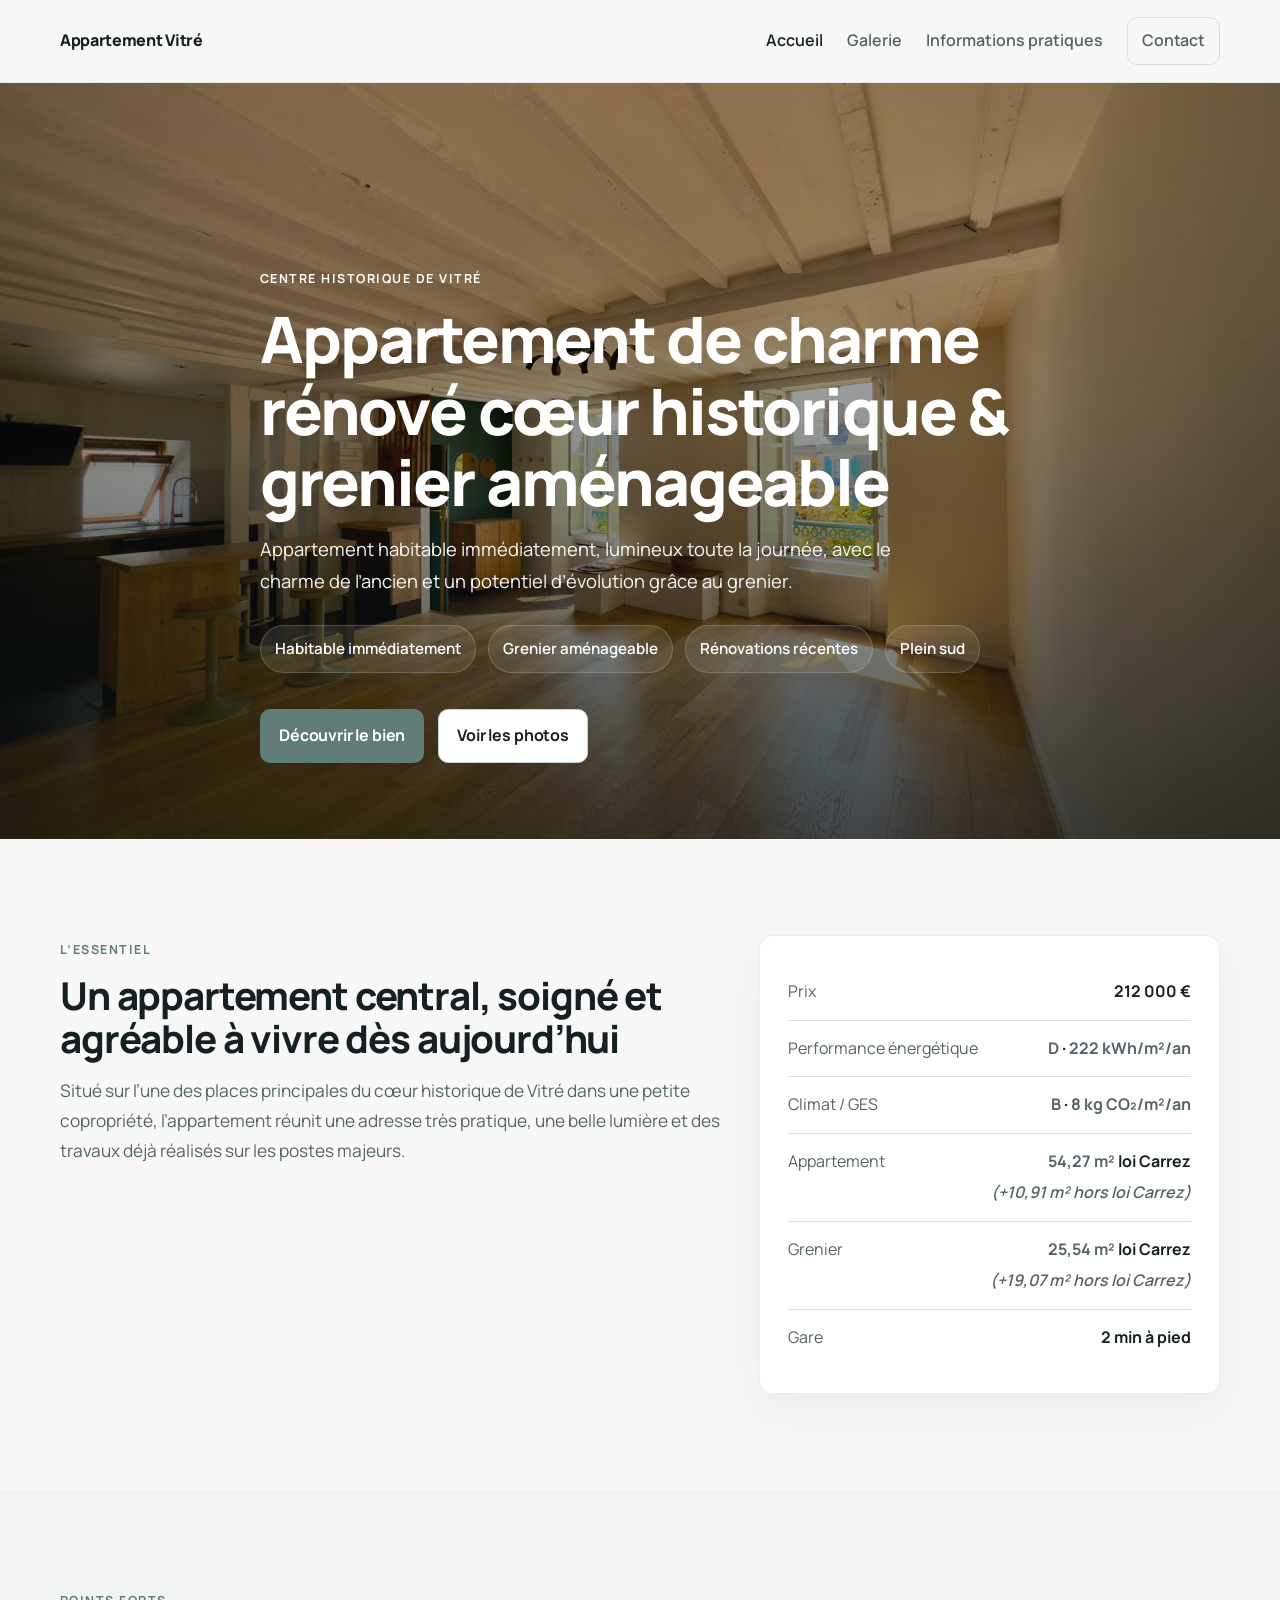
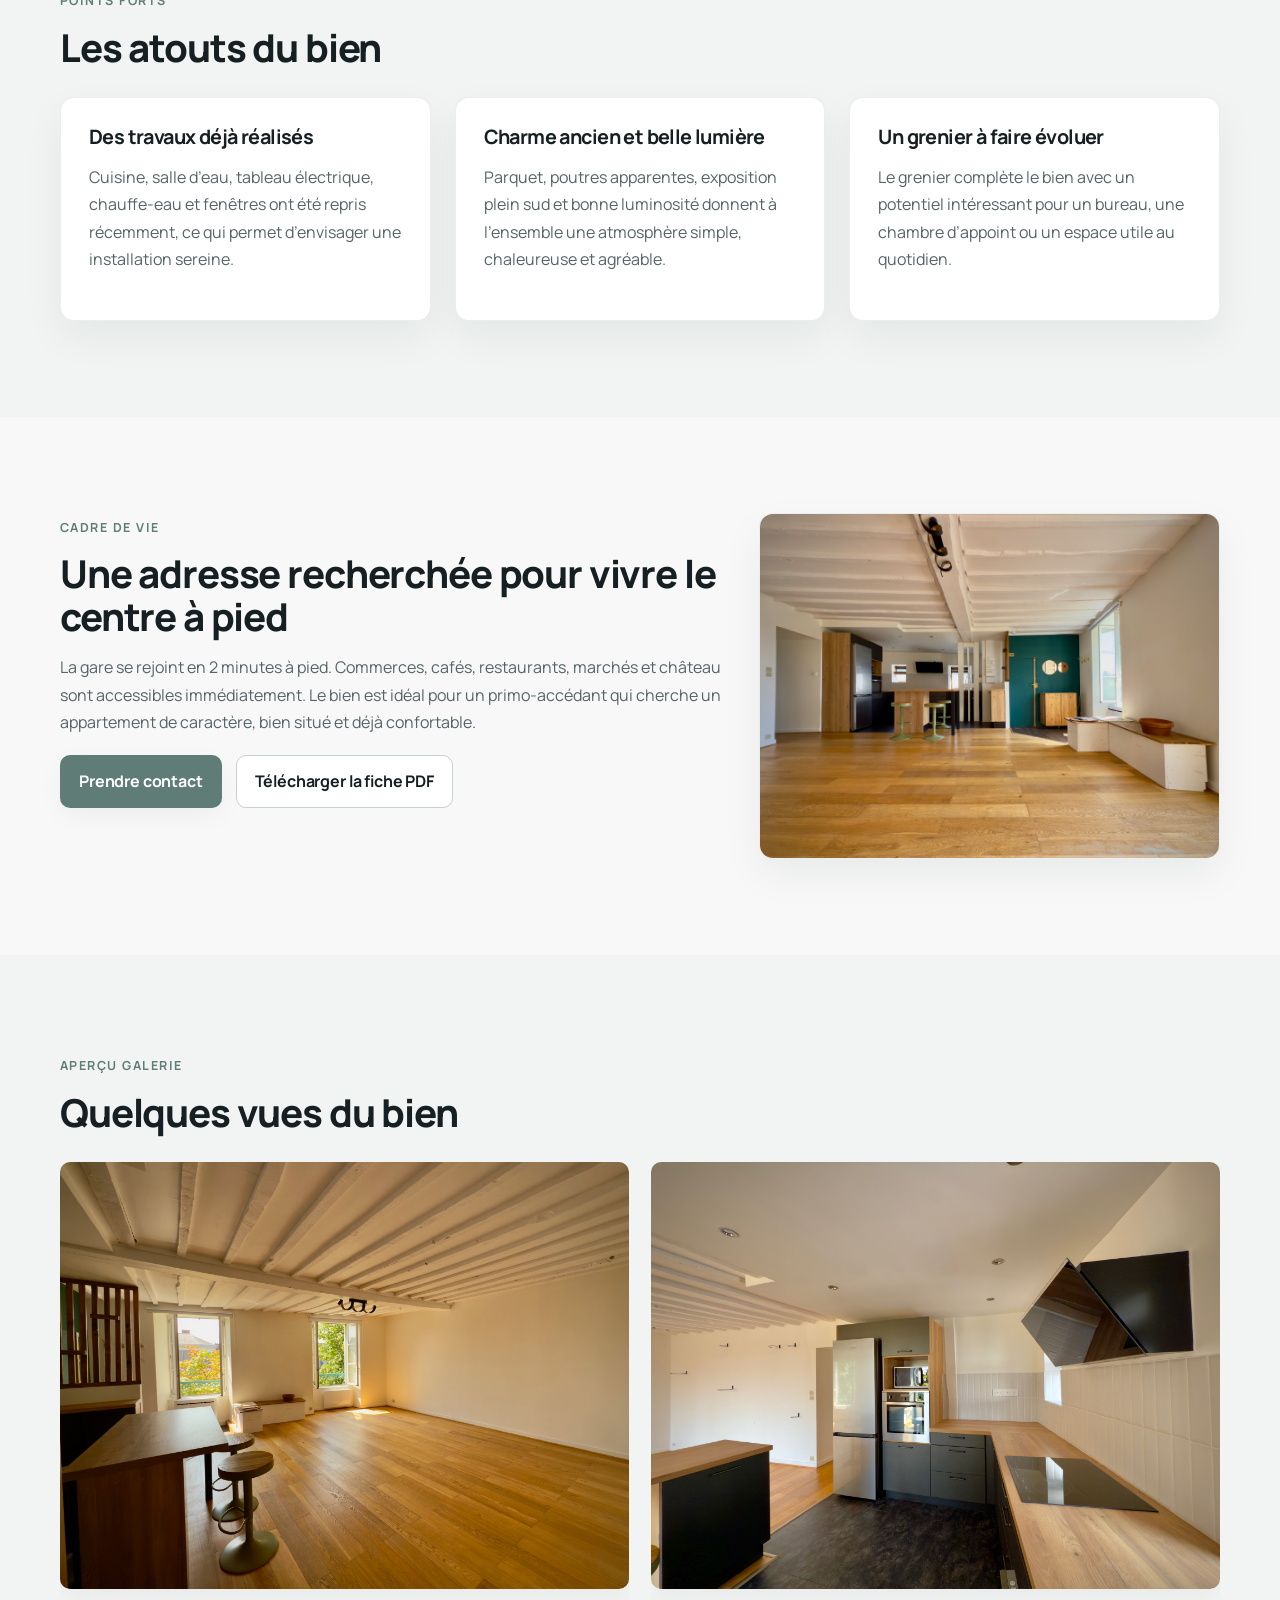
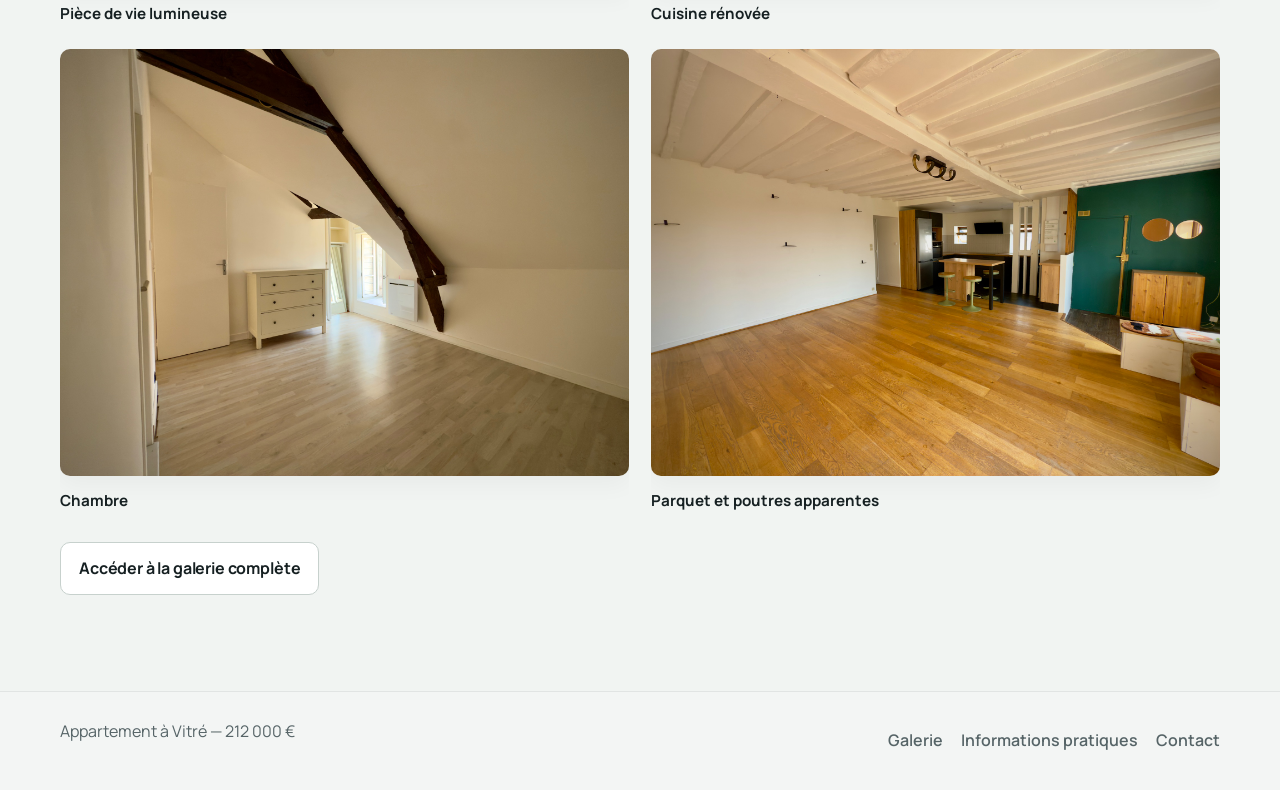
<file: index.html>
<!DOCTYPE html>
<html lang="fr">
<head>
  <meta charset="UTF-8" />
  <meta name="viewport" content="width=device-width, initial-scale=1.0" />
  <title>Appartement de charme rénové à Vitré | Cœur historique</title>
  <meta name="description" content="Appartement de charme rénové au cœur historique de Vitré. Habitable immédiatement, lumineux, plein sud, avec grenier aménageable et gare à 2 minutes à pied." />
  <meta name="keywords" content="appartement Vitré, vente appartement Vitré, appartement centre historique Vitré, grenier aménageable, appartement rénové" />
  <meta name="author" content="Annonce appartement Vitré" />
  <meta name="robots" content="index, follow" />
  <meta property="og:title" content="Appartement de charme rénové cœur historique & grenier aménageable" />
  <meta property="og:description" content="Un appartement lumineux et rénové, au cœur historique de Vitré, avec cachet de l’ancien et potentiel complémentaire." />
  <meta property="og:type" content="website" />
  <meta property="og:image" content="assets/img/og-image.jpg" />
  <meta property="og:locale" content="fr_FR" />
  <link rel="preconnect" href="https://fonts.googleapis.com" />
  <link rel="preconnect" href="https://fonts.gstatic.com" crossorigin />
  <link href="https://fonts.googleapis.com/css2?family=Manrope:wght@400;500;600;700;800&display=swap" rel="stylesheet" />
  <link rel="icon" href="assets/img/favicon.png" />
  <link rel="stylesheet" href="assets/css/style.css" />
</head>
<body data-page="home">
  <header class="site-header">
    <div class="container header-inner">
      <a href="index.html" class="brand">Appartement Vitré</a>
      <button class="nav-toggle" aria-label="Ouvrir le menu">Menu</button>
      <nav class="site-nav" aria-label="Navigation principale">
        <a href="index.html" class="active">Accueil</a>
        <a href="galerie.html">Galerie</a>
        <a href="infos-pratiques.html">Informations pratiques</a>
        <a href="contact.html" class="btn btn-sm btn-ghost">Contact</a>
      </nav>
    </div>
  </header>

  <main>
    <section class="hero">
      <img src="assets/img/hero.jpg" alt="Vue principale de l'appartement à Vitré" class="hero-image" />
      <div class="hero-overlay"></div>
      <div class="container hero-content">
        <span class="eyebrow">Centre historique de Vitré</span>
        <h1 data-bind="title">Appartement de charme rénové cœur historique & grenier aménageable</h1>
        <p class="hero-text">
          Appartement habitable immédiatement, lumineux toute la journée, avec le charme de l’ancien et un potentiel d’évolution grâce au grenier.
        </p>
        <div class="hero-points">
          <span>Habitable immédiatement</span>
          <span>Grenier aménageable</span>
          <span>Rénovations récentes</span>
          <span>Plein sud</span>
        </div>
        <div class="hero-actions">
          <a href="infos-pratiques.html" class="btn">Découvrir le bien</a>
          <a href="galerie.html" class="btn btn-secondary">Voir les photos</a>
        </div>
      </div>
    </section>

    <section class="section">
      <div class="container intro-grid">
        <div>
          <span class="eyebrow">L’essentiel</span>
          <h2>Un appartement central, soigné et agréable à vivre dès aujourd’hui</h2>
          <p class="lead">
            Situé sur l’une des places principales du cœur historique de Vitré dans une petite copropriété, l’appartement réunit une adresse très pratique, une belle lumière et des travaux déjà réalisés sur les postes majeurs.
          </p>
        </div>
        <aside class="summary-panel">
          <div class="summary-row"><span>Prix</span><strong data-bind="price">210 000 €</strong></div>
          <div class="summary-row"><span>Performance énergétique</span><strong><span data-bind="dpe">D</span> · <span data-bind="dpeValue">222 kWh/m²/an</span></strong></div>
          <div class="summary-row"><span>Climat / GES</span><strong><span data-bind="ges">B</span> · <span data-bind="gesValue">8 kg CO₂/m²/an</span></strong></div>
          <div class="summary-row"><span>Appartement</span><strong><span data-bind="apartmentCarrez">54,27 m²</span> loi Carrez<br><span class="summary-subline extra-surface">(+<span data-bind="apartmentNonCarrez">10,91 m²</span> hors loi Carrez)</span></strong></div>
          <div class="summary-row"><span>Grenier</span><strong><span data-bind="grenierCarrez">25,54 m²</span> loi Carrez<br><span class="summary-subline extra-surface">(+<span data-bind="grenierNonCarrez">19,07 m²</span> hors loi Carrez)</span></strong></div>
          <div class="summary-row"><span>Gare</span><strong>2 min à pied</strong></div>
        </aside>
      </div>
    </section>

    <section class="section section-tint">
      <div class="container">
        <div class="section-heading compact">
          <span class="eyebrow">Points forts</span>
          <h2>Les atouts du bien</h2>
        </div>
        <div class="feature-grid feature-grid-3">
          <article class="card">
            <h3>Des travaux déjà réalisés</h3>
            <p>
              Cuisine, salle d’eau, tableau électrique, chauffe-eau et fenêtres ont été repris récemment, ce qui permet d’envisager une installation sereine.
            </p>
          </article>
          <article class="card">
            <h3>Charme ancien et belle lumière</h3>
            <p>
              Parquet, poutres apparentes, exposition plein sud et bonne luminosité donnent à l’ensemble une atmosphère simple, chaleureuse et agréable.
            </p>
          </article>
          <article class="card">
            <h3>Un grenier à faire évoluer</h3>
            <p>
              Le grenier complète le bien avec un potentiel intéressant pour un bureau, une chambre d’appoint ou un espace utile au quotidien.
            </p>
          </article>
        </div>
      </div>
    </section>

    <section class="section">
      <div class="container split-layout">
        <div>
          <span class="eyebrow">Cadre de vie</span>
          <h2>Une adresse recherchée pour vivre le centre à pied</h2>
          <p>
            La gare se rejoint en 2 minutes à pied. Commerces, cafés, restaurants, marchés et château sont accessibles immédiatement. Le bien est idéal pour un primo-accédant qui cherche un appartement de caractère, bien situé et déjà confortable.
          </p>
          <div class="inline-actions">
            <a href="contact.html" class="btn">Prendre contact</a>
            <a href="assets/docs/fiche-appartement-vitre.pdf" data-pdf-link class="text-link" download>Télécharger la fiche PDF</a>
          </div>
        </div>
        <div class="photo-card">
          <img src="assets/img/og-image.jpg" alt="Vue intérieure de l'appartement" />
        </div>
      </div>
    </section>

    <section class="section section-tint">
      <div class="container">
        <div class="section-heading compact">
          <span class="eyebrow">Aperçu galerie</span>
          <h2>Quelques vues du bien</h2>
        </div>
        <div class="preview-grid" id="preview-grid"></div>
        <div class="section-footer-actions">
          <a href="galerie.html" class="btn btn-secondary">Accéder à la galerie complète</a>
        </div>
      </div>
    </section>
  </main>

  <footer class="site-footer">
    <div class="container footer-inner">
      <p>Appartement à Vitré — <span data-bind="price">210 000 €</span></p>
      <div class="footer-links">
        <a href="galerie.html">Galerie</a>
        <a href="infos-pratiques.html">Informations pratiques</a>
        <a href="contact.html">Contact</a>
      </div>
    </div>
  </footer>

  <button id="backToTop" class="back-to-top" aria-label="Retour en haut">↑</button>

  <script src="assets/js/data.js"></script>
  <script src="assets/js/main.js"></script>
</body>
</html>
</file>
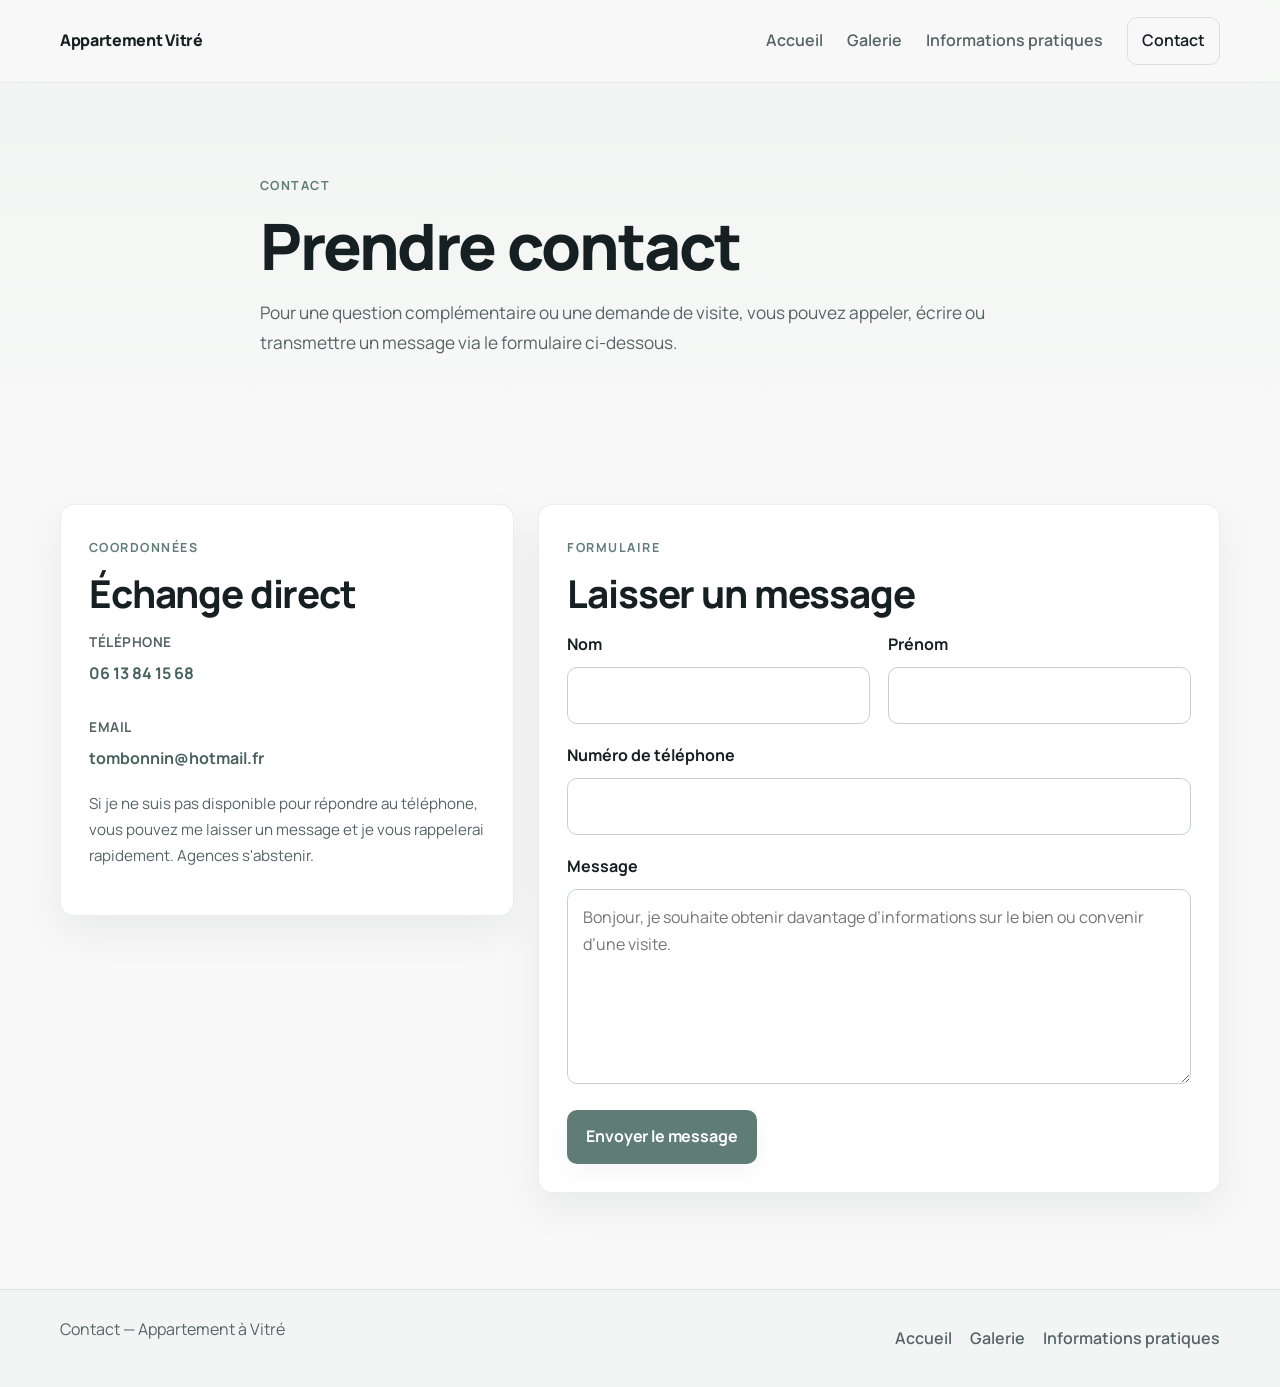
<file: contact.html>
<!DOCTYPE html>
<html lang="fr">
<head>
  <meta charset="UTF-8" />
  <meta name="viewport" content="width=device-width, initial-scale=1.0" />
  <title>Contact | Appartement à Vitré</title>
  <meta name="description" content="Téléphone, email et formulaire simple pour contacter le vendeur et organiser une visite de l'appartement à Vitré." />
  <meta property="og:title" content="Contact | Appartement à Vitré" />
  <meta property="og:description" content="Un moyen simple pour poser une question ou demander une visite." />
  <meta property="og:type" content="website" />
  <meta property="og:image" content="assets/img/og-image.jpg" />
  <link rel="preconnect" href="https://fonts.googleapis.com" />
  <link rel="preconnect" href="https://fonts.gstatic.com" crossorigin />
  <link href="https://fonts.googleapis.com/css2?family=Manrope:wght@400;500;600;700;800&display=swap" rel="stylesheet" />
  <link rel="icon" href="assets/img/favicon.png" />
  <link rel="stylesheet" href="assets/css/style.css" />
</head>
<body data-page="contact">
  <header class="site-header">
    <div class="container header-inner">
      <a href="index.html" class="brand">Appartement Vitré</a>
      <button class="nav-toggle" aria-label="Ouvrir le menu">Menu</button>
      <nav class="site-nav" aria-label="Navigation principale">
        <a href="index.html">Accueil</a>
        <a href="galerie.html">Galerie</a>
        <a href="infos-pratiques.html">Informations pratiques</a>
        <a href="contact.html" class="active btn btn-sm btn-ghost">Contact</a>
      </nav>
    </div>
  </header>

  <main>
    <section class="page-hero page-hero-light">
      <div class="container page-hero-inner">
        <span class="eyebrow">Contact</span>
        <h1>Prendre contact</h1>
        <p class="lead">
          Pour une question complémentaire ou une demande de visite, vous pouvez appeler, écrire ou transmettre un message via le formulaire ci-dessous.
        </p>
      </div>
    </section>

    <section class="section">
      <div class="container feature-grid feature-grid-contact">
        <article class="card">
          <span class="eyebrow">Coordonnées</span>
          <h2>Échange direct</h2>
          <div class="contact-block">
            <p class="label">Téléphone</p>
            <p><a data-phone-link href="tel:0613841568" class="contact-link">06 13 84 15 68</a></p>
          </div>
          <div class="contact-block">
            <p class="label">Email</p>
            <p><a data-email-link href="mailto:tombonnin@hotmail.fr" class="contact-link">tombonnin@hotmail.fr</a></p>
          </div>
          <p class="note">
            Si je ne suis pas disponible pour répondre au téléphone, vous pouvez me laisser un message et je vous rappelerai rapidement.
            Agences s'abstenir.
          </p>
        </article>

        <article class="card">
          <span class="eyebrow">Formulaire</span>
          <h2>Laisser un message</h2>
          <form id="contact-form" class="contact-form" action="https://formspree.io/f/myklegew" method="POST">
            <div class="form-grid">
              <div class="form-group">
                <label for="nom">Nom</label>
                <input type="text" id="nom" name="nom" required />
              </div>
              <div class="form-group">
                <label for="prenom">Prénom</label>
                <input type="text" id="prenom" name="prenom" required />
              </div>
            </div>
            <div class="form-group">
              <label for="telephone">Numéro de téléphone</label>
              <input type="tel" id="telephone" name="telephone" required />
            </div>
            <div class="form-group">
              <label for="message">Message</label>
              <textarea id="message" name="message" rows="6" required placeholder="Bonjour, je souhaite obtenir davantage d’informations sur le bien ou convenir d’une visite."></textarea>
            </div>
            <input type="hidden" name="_subject" value="Nouveau message - Appartement Vitré" />
            <input type="hidden" name="_language" value="fr" />
            <button type="submit" class="btn">Envoyer le message</button>
          </form>
        </article>
      </div>
    </section>
  </main>

  <footer class="site-footer">
    <div class="container footer-inner">
      <p>Contact — Appartement à Vitré</p>
      <div class="footer-links">
        <a href="index.html">Accueil</a>
        <a href="galerie.html">Galerie</a>
        <a href="infos-pratiques.html">Informations pratiques</a>
      </div>
    </div>
  </footer>

  <button id="backToTop" class="back-to-top" aria-label="Retour en haut">↑</button>

  <script src="assets/js/data.js"></script>
  <script src="assets/js/main.js"></script>
</body>
</html>
</file>
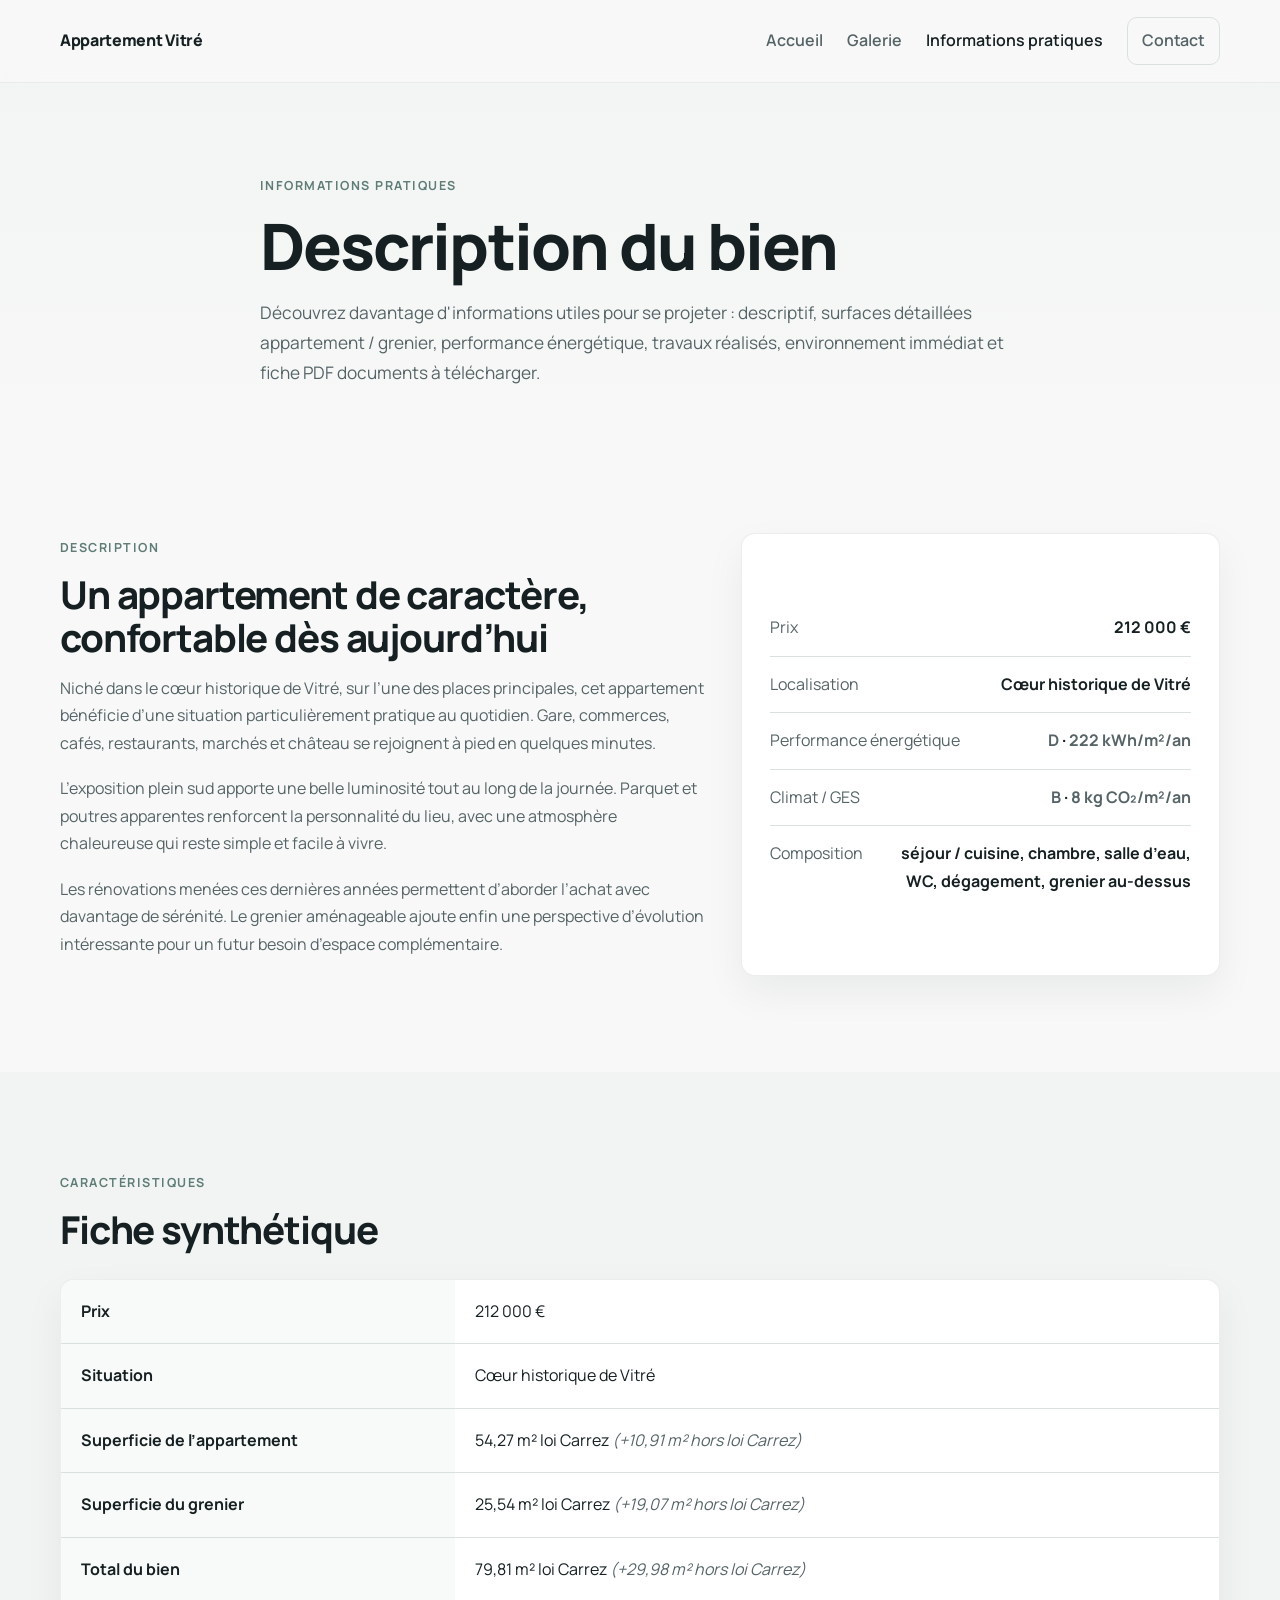
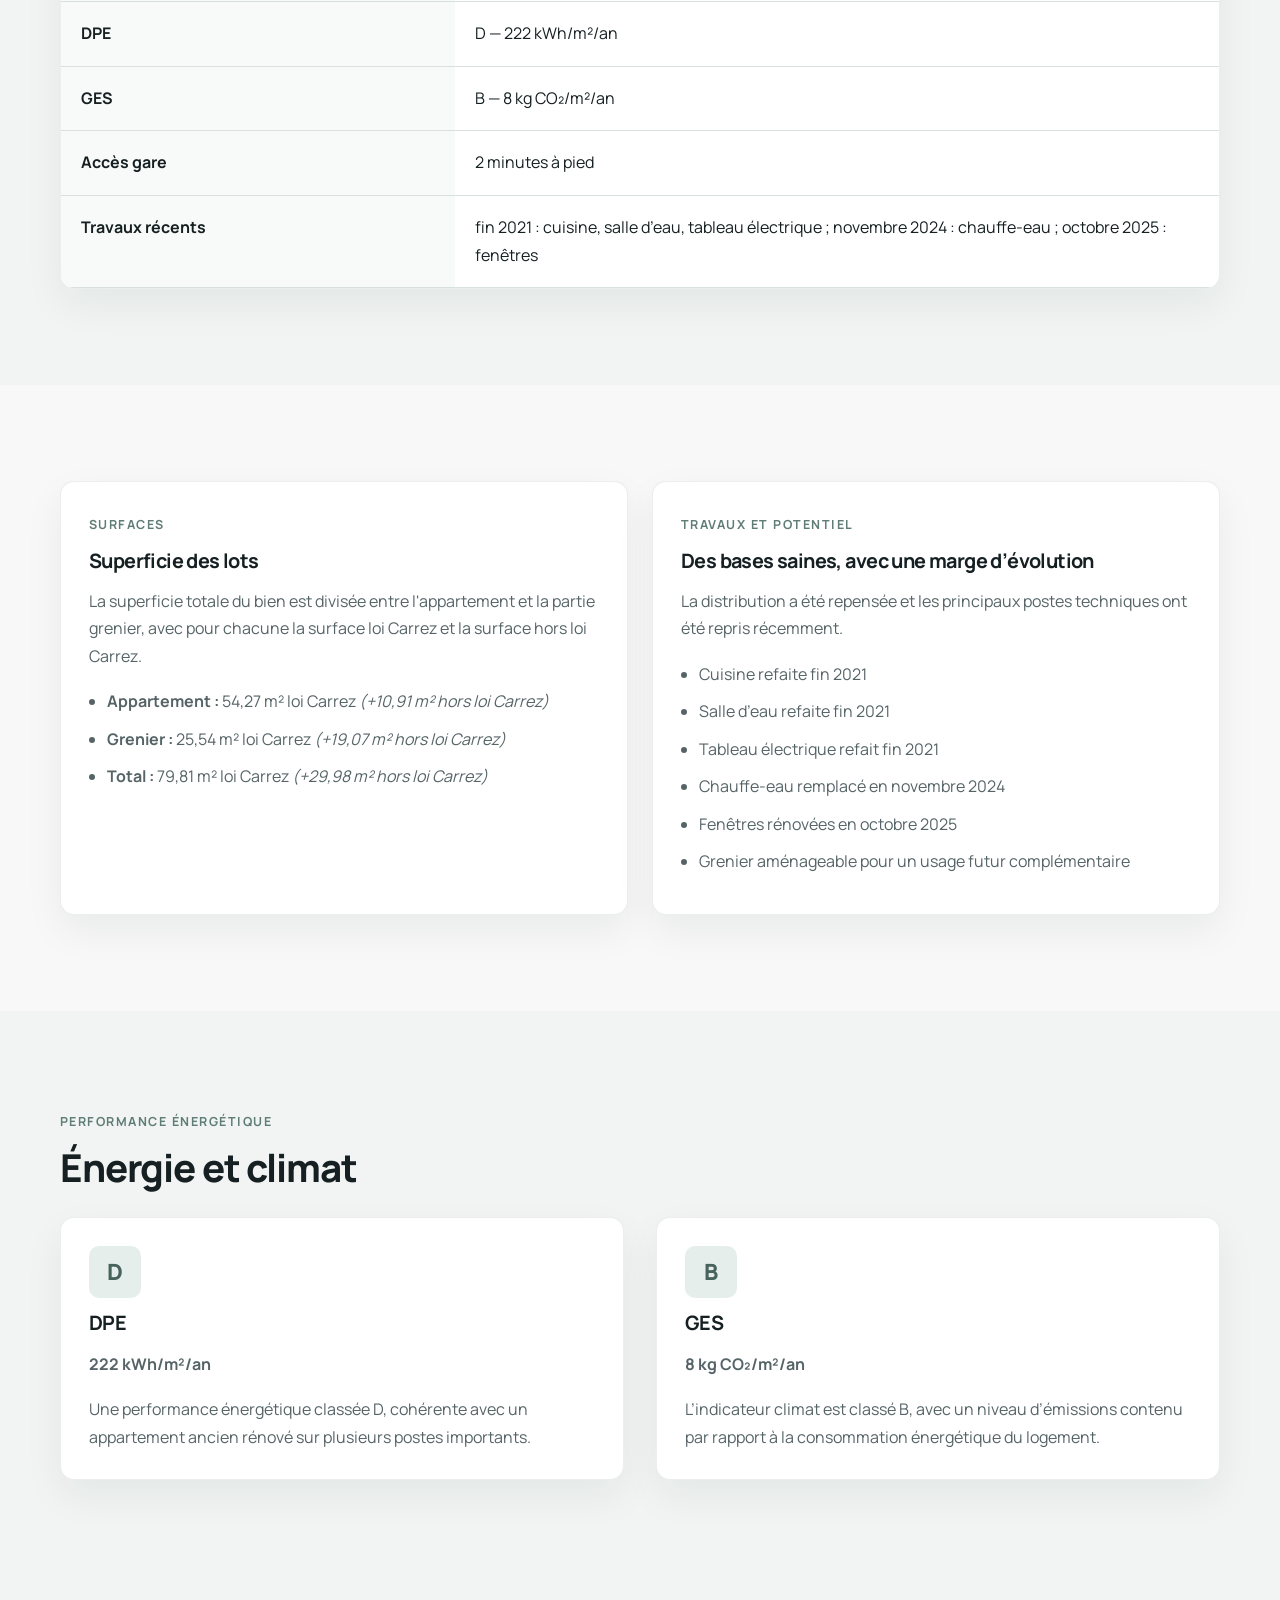
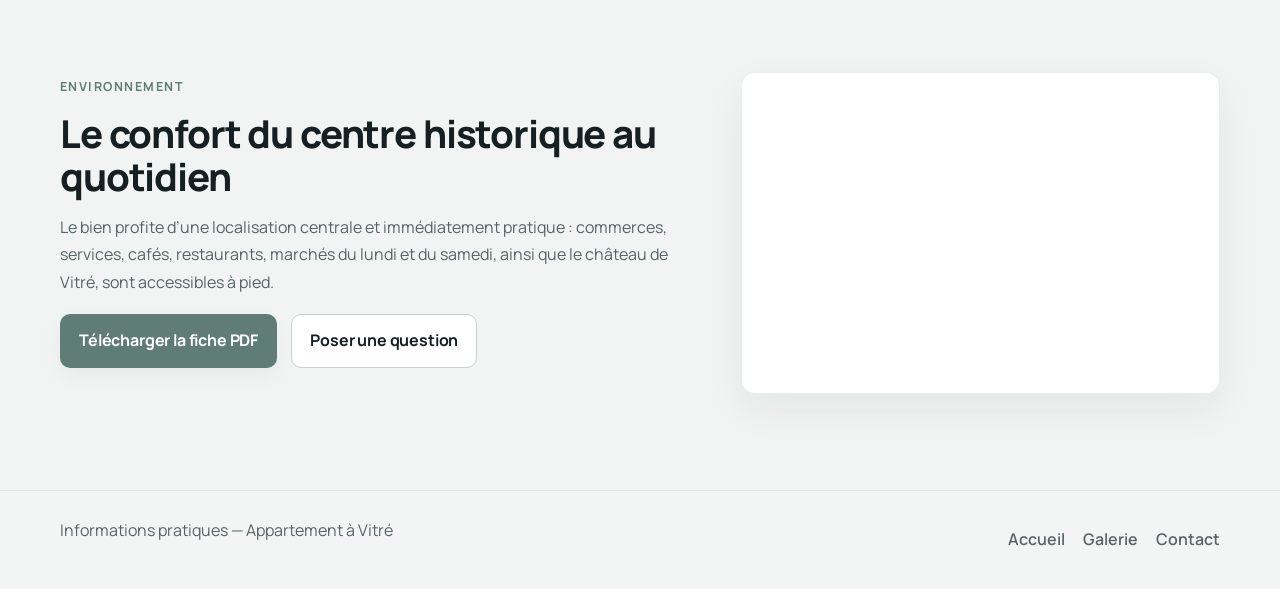
<file: infos-pratiques.html>
<!DOCTYPE html>
<html lang="fr">
<head>
  <meta charset="UTF-8" />
  <meta name="viewport" content="width=device-width, initial-scale=1.0" />
  <title>Informations pratiques | Appartement à Vitré</title>
  <meta name="description" content="Descriptif détaillé, surfaces, DPE, GES, travaux récents, localisation et fiche PDF de l'appartement à Vitré." />
  <meta property="og:title" content="Informations pratiques | Appartement à Vitré" />
  <meta property="og:description" content="Toutes les informations utiles sur le bien : surfaces, performance énergétique, travaux, localisation et fiche PDF." />
  <meta property="og:type" content="website" />
  <meta property="og:image" content="assets/img/og-image.jpg" />
  <link rel="preconnect" href="https://fonts.googleapis.com" />
  <link rel="preconnect" href="https://fonts.gstatic.com" crossorigin />
  <link href="https://fonts.googleapis.com/css2?family=Manrope:wght@400;500;600;700;800&display=swap" rel="stylesheet" />
  <link rel="icon" href="assets/img/favicon.png" />
  <link rel="stylesheet" href="assets/css/style.css" />
</head>
<body data-page="infos">
  <header class="site-header">
    <div class="container header-inner">
      <a href="index.html" class="brand">Appartement Vitré</a>
      <button class="nav-toggle" aria-label="Ouvrir le menu">Menu</button>
      <nav class="site-nav" aria-label="Navigation principale">
        <a href="index.html">Accueil</a>
        <a href="galerie.html">Galerie</a>
        <a href="infos-pratiques.html" class="active">Informations pratiques</a>
        <a href="contact.html" class="btn btn-sm btn-ghost">Contact</a>
      </nav>
    </div>
  </header>

  <main>
    <section class="page-hero page-hero-light">
      <div class="container page-hero-inner">
        <span class="eyebrow">Informations pratiques</span>
        <h1>Description du bien</h1>
        <p class="lead">
          Découvrez davantage d'informations utiles pour se projeter : descriptif, surfaces détaillées appartement / grenier, performance énergétique, travaux réalisés, environnement immédiat et fiche PDF documents à télécharger.
        </p>
      </div>
    </section>

    <section class="section">
      <div class="container split-layout split-layout-wide split-layout-balanced">
        <div>
          <span class="eyebrow">Description</span>
          <h2>Un appartement de caractère, confortable dès aujourd’hui</h2>
          <p>
            Niché dans le cœur historique de Vitré, sur l’une des places principales, cet appartement bénéficie d’une situation particulièrement pratique au quotidien. Gare, commerces, cafés, restaurants, marchés et château se rejoignent à pied en quelques minutes.
          </p>
          <p>
            L’exposition plein sud apporte une belle luminosité tout au long de la journée. Parquet et poutres apparentes renforcent la personnalité du lieu, avec une atmosphère chaleureuse qui reste simple et facile à vivre.
          </p>
          <p>
            Les rénovations menées ces dernières années permettent d’aborder l’achat avec davantage de sérénité. Le grenier aménageable ajoute enfin une perspective d’évolution intéressante pour un futur besoin d’espace complémentaire.
          </p>
        </div>
        <aside class="summary-panel summary-panel-balanced stacked">
          <div class="summary-row"><span>Prix</span><strong data-bind="price">210 000 €</strong></div>
          <div class="summary-row"><span>Localisation</span><strong data-bind="location">Cœur historique de Vitré</strong></div>
          <div class="summary-row"><span>Performance énergétique</span><strong><span data-bind="dpe">D</span> · <span data-bind="dpeValue">222 kWh/m²/an</span></strong></div>
          <div class="summary-row"><span>Climat / GES</span><strong><span data-bind="ges">B</span> · <span data-bind="gesValue">8 kg CO₂/m²/an</span></strong></div>
          <div class="summary-row"><span>Composition</span><strong>séjour / cuisine, chambre, salle d’eau, WC, dégagement, grenier au-dessus</strong></div>
        </aside>
      </div>
    </section>

    <section class="section section-tint">
      <div class="container">
        <div class="section-heading compact">
          <span class="eyebrow">Caractéristiques</span>
          <h2>Fiche synthétique</h2>
        </div>
        <div class="table-card">
          <table class="info-table">
            <tbody>
              <tr>
                <th>Prix</th>
                <td data-bind="price">210 000 €</td>
              </tr>
              <tr>
                <th>Situation</th>
                <td data-bind="location">Cœur historique de Vitré</td>
              </tr>
              <tr>
                <th>Superficie de l’appartement</th>
                <td><span data-bind="apartmentCarrez">54,27 m²</span> loi Carrez <span class="extra-surface">(+<span data-bind="apartmentNonCarrez">65,18 m²</span> hors loi Carrez)</span></td>
              </tr>
              <tr>
                <th>Superficie du grenier</th>
                <td><span data-bind="grenierCarrez">25,54 m²</span> loi Carrez <span class="extra-surface">(+<span data-bind="grenierNonCarrez">45,24 m²</span> hors loi Carrez)</span></td>
              </tr>
              <tr>
                <th>Total du bien</th>
                <td><span data-bind="totalCarrez">79,81 m²</span> loi Carrez <span class="extra-surface">(+<span data-bind="totalNonCarrez">110,42 m²</span> hors loi Carrez)</span></td>
              </tr>
              <tr>
                <th>DPE</th>
                <td><span data-bind="dpe">D</span> — <span data-bind="dpeValue">222 kWh/m²/an</span></td>
              </tr>
              <tr>
                <th>GES</th>
                <td><span data-bind="ges">B</span> — <span data-bind="gesValue">8 kg CO₂/m²/an</span></td>
              </tr>
              <tr>
                <th>Accès gare</th>
                <td>2 minutes à pied</td>
              </tr>
              <tr>
                <th>Travaux récents</th>
                <td>fin 2021 : cuisine, salle d’eau, tableau électrique ; novembre 2024 : chauffe-eau ; octobre 2025 : fenêtres</td>
              </tr>
            </tbody>
          </table>
        </div>
      </div>
    </section>

    <section class="section">
      <div class="container feature-grid feature-grid-2">
        <article class="card">
          <span class="eyebrow">Surfaces</span>
          <h3>Superficie des lots</h3>
          <p>
            La superficie totale du bien est divisée entre l'appartement et la partie grenier, avec pour chacune la surface loi Carrez et la surface hors loi Carrez.
          </p>
          <ul class="detail-list">
            <li><strong>Appartement :</strong> <span data-bind="apartmentCarrez">54,27 m²</span> loi Carrez <span class="extra-surface">(+<span data-bind="apartmentNonCarrez">10,91 m²</span> hors loi Carrez)</span></li>
            <li><strong>Grenier :</strong> <span data-bind="grenierCarrez">25,54 m²</span> loi Carrez <span class="extra-surface">(+<span data-bind="grenierNonCarrez">19,07 m²</span> hors loi Carrez)</span></li>
            <li><strong>Total :</strong> <span data-bind="totalCarrez">79,81 m²</span> loi Carrez <span class="extra-surface">(+<span data-bind="totalNonCarrez">29,98 m²</span> hors loi Carrez)</span></li>
          </ul>
        </article>

        <article class="card">
          <span class="eyebrow">Travaux et potentiel</span>
          <h3>Des bases saines, avec une marge d’évolution</h3>
          <p>
            La distribution a été repensée et les principaux postes techniques ont été repris récemment.
          </p>
          <ul class="detail-list">
            <li>Cuisine refaite fin 2021</li>
            <li>Salle d’eau refaite fin 2021</li>
            <li>Tableau électrique refait fin 2021</li>
            <li>Chauffe-eau remplacé en novembre 2024</li>
            <li>Fenêtres rénovées en octobre 2025</li>
            <li>Grenier aménageable pour un usage futur complémentaire</li>
          </ul>
        </article>
      </div>
    </section>

    <section class="section section-tint">
      <div class="container">
        <div class="section-heading compact">
          <span class="eyebrow">Performance énergétique</span>
          <h2>Énergie et climat</h2>
        </div>
        <div class="energy-grid">
          <article class="energy-card">
            <div class="energy-score"><span data-bind="dpe">D</span></div>
            <h3>DPE</h3>
            <p><strong data-bind="dpeValue">222 kWh/m²/an</strong></p>
            <p>
              Une performance énergétique classée D, cohérente avec un appartement ancien rénové sur plusieurs postes importants.
            </p>
          </article>
          <article class="energy-card">
            <div class="energy-score"><span data-bind="ges">B</span></div>
            <h3>GES</h3>
            <p><strong data-bind="gesValue">8 kg CO₂/m²/an</strong></p>
            <p>
              L’indicateur climat est classé B, avec un niveau d’émissions contenu par rapport à la consommation énergétique du logement.
            </p>
          </article>
        </div>
      </div>
    </section>

    <section class="section section-tint">
      <div class="container split-layout split-layout-wide split-layout-balanced">
        <div>
          <span class="eyebrow">Environnement</span>
          <h2>Le confort du centre historique au quotidien</h2>
          <p>
            Le bien profite d’une localisation centrale et immédiatement pratique : commerces, services, cafés, restaurants, marchés du lundi et du samedi, ainsi que le château de Vitré, sont accessibles à pied.
          </p>
          <div class="inline-actions">
            <a href="assets/docs/fiche-appartement-vitre.pdf" data-pdf-link class="btn" download>Télécharger la fiche PDF</a>
            <a href="contact.html" class="text-link">Poser une question</a>
          </div>
        </div>
        <div class="map-card secondary-map align-card">
          <iframe
            data-map-src
            title="Carte de localisation de l'appartement à Vitré"
            loading="lazy"
            referrerpolicy="no-referrer-when-downgrade"
            src=""
            allowfullscreen>
          </iframe>
        </div>
      </div>
    </section>
  </main>

  <footer class="site-footer">
    <div class="container footer-inner">
      <p>Informations pratiques — Appartement à Vitré</p>
      <div class="footer-links">
        <a href="index.html">Accueil</a>
        <a href="galerie.html">Galerie</a>
        <a href="contact.html">Contact</a>
      </div>
    </div>
  </footer>

  <button id="backToTop" class="back-to-top" aria-label="Retour en haut">↑</button>

  <script src="assets/js/data.js"></script>
  <script src="assets/js/main.js"></script>
</body>
</html>
</file>
<file: assets/css/style.css>
:root {
  --bg: #f7f8f7;
  --bg-soft: #f1f4f2;
  --surface: #ffffff;
  --surface-muted: #fbfcfb;
  --text: #162022;
  --text-soft: #566467;
  --line: #d9e1de;
  --line-strong: #c7d1cd;
  --accent: #5f7d76;
  --accent-dark: #48635c;
  --accent-soft: #e6eeeb;
  --shadow: 0 16px 40px rgba(22, 32, 34, 0.06);
  --shadow-soft: 0 8px 24px rgba(22, 32, 34, 0.045);
  --radius: 14px;
  --radius-sm: 10px;
  --container: 1160px;
  --transition: 0.22s ease;
}

* { box-sizing: border-box; }
html { scroll-behavior: smooth; }
body {
  margin: 0;
  font-family: "Manrope", Arial, sans-serif;
  background: var(--bg);
  color: var(--text);
  line-height: 1.72;
  -webkit-font-smoothing: antialiased;
  text-rendering: optimizeLegibility;
}
img { display: block; max-width: 100%; }
a { color: inherit; text-decoration: none; }
button, input, textarea { font: inherit; }

.container {
  width: min(100% - 40px, var(--container));
  margin: 0 auto;
}

.section { padding: 96px 0; }
.section-tint { background: var(--bg-soft); }

.eyebrow {
  display: inline-block;
  margin-bottom: 14px;
  font-size: 0.78rem;
  font-weight: 700;
  letter-spacing: 0.12em;
  text-transform: uppercase;
  color: var(--accent);
}

h1, h2, h3 {
  margin: 0 0 16px;
  line-height: 1.12;
  letter-spacing: -0.03em;
}

h1 { font-size: clamp(2.45rem, 5vw, 4.65rem); font-weight: 800; }
h2 { font-size: clamp(1.9rem, 3vw, 2.8rem); font-weight: 760; }
h3 { font-size: 1.24rem; font-weight: 720; }

p {
  margin: 0 0 18px;
  color: var(--text-soft);
}

.lead {
  font-size: 1.08rem;
  max-width: 760px;
}

.note {
  font-size: 0.95rem;
  color: var(--text-soft);
}

.label {
  font-size: 0.85rem;
  font-weight: 700;
  letter-spacing: 0.04em;
  text-transform: uppercase;
  color: var(--text-soft);
  margin-bottom: 6px;
}

.site-header {
  position: sticky;
  top: 0;
  z-index: 100;
  background: rgba(247, 248, 247, 0.9);
  backdrop-filter: blur(14px);
  border-bottom: 1px solid rgba(22, 32, 34, 0.06);
}

.header-inner {
  display: flex;
  align-items: center;
  justify-content: space-between;
  gap: 20px;
  min-height: 82px;
}

.brand {
  font-weight: 800;
  letter-spacing: -0.02em;
}

.site-nav {
  display: flex;
  align-items: center;
  gap: 24px;
}

.site-nav a {
  color: var(--text-soft);
  font-weight: 600;
  transition: color var(--transition);
}

.site-nav a:hover,
.site-nav a.active {
  color: var(--text);
}

.nav-toggle {
  display: none;
  border: 1px solid var(--line);
  background: var(--surface);
  color: var(--text);
  padding: 10px 14px;
  border-radius: 10px;
  cursor: pointer;
}

.btn,
.text-link {
  display: inline-flex;
  align-items: center;
  justify-content: center;
  min-height: 48px;
  padding: 12px 18px;
  border-radius: 10px;
  font-weight: 700;
  letter-spacing: -0.01em;
  transition: transform var(--transition), background var(--transition), border-color var(--transition), box-shadow var(--transition), color var(--transition);
}

.btn {
  border: 1px solid transparent;
  background: var(--accent);
  color: #ffffff;
  box-shadow: var(--shadow-soft);
}

.btn:hover {
  background: var(--accent-dark);
  transform: translateY(-1px);
}

.btn-secondary,
.text-link {
  background: var(--surface);
  color: var(--text);
  border: 1px solid var(--line-strong);
  box-shadow: none;
}

.btn-secondary:hover,
.text-link:hover,
.btn-ghost:hover {
  background: var(--surface-muted);
  transform: translateY(-1px);
}

.btn-ghost {
  background: transparent;
  color: var(--text);
  border-color: var(--line);
  box-shadow: none;
}

.btn-sm { min-height: 40px; padding: 9px 14px; }

.hero {
  position: relative;
  min-height: 84vh;
  display: grid;
  align-items: end;
  overflow: hidden;
}

.hero-image {
  position: absolute;
  inset: 0;
  width: 100%;
  height: 100%;
  object-fit: cover;
}

.hero-overlay {
  position: absolute;
  inset: 0;
  background: linear-gradient(180deg, rgba(15, 20, 20, 0.18) 0%, rgba(15, 20, 20, 0.42) 48%, rgba(15, 20, 20, 0.72) 100%);
}

.hero-content {
  position: relative;
  z-index: 2;
  padding: 124px 0 76px;
  max-width: 760px;
}

.hero-content h1,
.hero-content p,
.hero-content .eyebrow {
  color: #ffffff;
}

.hero-text {
  max-width: 660px;
  font-size: 1.15rem;
  opacity: 0.96;
}

.hero-points {
  display: flex;
  flex-wrap: wrap;
  gap: 12px;
  margin: 28px 0 36px;
}

.hero-points span {
  padding: 10px 14px;
  border-radius: 999px;
  border: 1px solid rgba(255, 255, 255, 0.18);
  background: rgba(255, 255, 255, 0.09);
  color: #ffffff;
  font-size: 0.95rem;
  font-weight: 600;
}

.hero-actions,
.inline-actions,
.section-footer-actions {
  display: flex;
  flex-wrap: wrap;
  align-items: center;
  gap: 14px;
}

.section-footer-actions {
  margin-top: 28px;
}

.page-hero {
  padding: 88px 0 32px;
}

.page-hero-light {
  background: linear-gradient(180deg, #f2f5f3 0%, #f7f8f7 100%);
}

.page-hero-inner { max-width: 760px; }

.intro-grid,
.split-layout,
.feature-grid-contact,
.energy-grid {
  display: grid;
  gap: 32px;
  align-items: start;
}

.intro-grid,
.split-layout {
  grid-template-columns: 1.3fr 0.9fr;
}

.split-layout-wide {
  grid-template-columns: 1.15fr 0.85fr;
}

.split-layout-balanced {
  align-items: stretch;
}

.summary-panel,
.card,
.table-card,
.photo-card,
.map-card,
.energy-card {
  background: var(--surface);
  border: 1px solid rgba(22, 32, 34, 0.08);
  box-shadow: var(--shadow);
  border-radius: var(--radius);
}

.summary-panel,
.card,
.energy-card {
  padding: 28px;
}

.summary-panel.stacked .summary-row {
  align-items: start;
}

.summary-panel-balanced {
  height: 100%;
  display: flex;
  flex-direction: column;
  justify-content: center;
}

.summary-row {
  display: flex;
  justify-content: space-between;
  gap: 16px;
  padding: 14px 0;
  border-bottom: 1px solid var(--line);
}

.summary-row:last-child { border-bottom: 0; }
.summary-row span { color: var(--text-soft); }
.summary-row strong { color: var(--text); text-align: right; }
.summary-subline {
  display: inline-block;
  margin-top: 4px;
  font-weight: 600;
  color: var(--text-soft);
}

.section-heading {
  max-width: 780px;
  margin-bottom: 34px;
}

.section-heading.compact {
  margin-bottom: 28px;
}

.feature-grid {
  display: grid;
  gap: 24px;
}

.feature-grid-3 { grid-template-columns: repeat(3, 1fr); }
.feature-grid-2 { grid-template-columns: repeat(2, 1fr); }
.feature-grid-contact { grid-template-columns: 0.8fr 1.2fr; }

.photo-card,
.map-card,
.preview-card,
.gallery-card {
  overflow: hidden;
}

.photo-card img {
  width: 100%;
  height: 100%;
  min-height: 340px;
  object-fit: cover;
}

.preview-grid {
  display: grid;
  grid-template-columns: repeat(2, minmax(0, 1fr));
  gap: 22px;
  align-items: start;
}

.preview-card {
  display: flex;
  flex-direction: column;
  gap: 12px;
}

.preview-media {
  position: relative;
  border-radius: var(--radius-sm);
  overflow: hidden;
  background: var(--surface);
  box-shadow: var(--shadow-soft);
  aspect-ratio: 4 / 3;
}

.preview-media img,
.gallery-media img {
  width: 100%;
  height: 100%;
  object-fit: cover;
  object-position: center;
  transition: transform var(--transition);
}

.preview-card:hover img,
.gallery-card:hover img {
  transform: scale(1.03);
}

.preview-caption {
  font-size: 0.95rem;
  font-weight: 700;
  color: var(--text);
}

.gallery-layout {
  display: grid;
  grid-template-columns: repeat(3, minmax(0, 1fr));
  gap: 24px;
  align-items: start;
}

.gallery-card {
  display: flex;
  flex-direction: column;
  gap: 12px;
  cursor: pointer;
}

.gallery-classic .gallery-media {
  position: relative;
  border-radius: var(--radius-sm);
  overflow: hidden;
  background: var(--surface);
  box-shadow: var(--shadow-soft);
  aspect-ratio: 4 / 3;
}

.gallery-caption {
  font-size: 0.96rem;
  font-weight: 700;
  color: var(--text);
}

.table-card { overflow: hidden; }
.info-table {
  width: 100%;
  border-collapse: collapse;
}
.info-table th,
.info-table td {
  padding: 18px 20px;
  text-align: left;
  border-bottom: 1px solid var(--line);
  vertical-align: top;
}
.info-table th {
  width: 34%;
  color: var(--text);
  background: #f8faf9;
}

.detail-list {
  margin: 0;
  padding-left: 18px;
  color: var(--text-soft);
}
.detail-list li { margin-bottom: 10px; }

.energy-grid {
  grid-template-columns: repeat(2, 1fr);
}

.energy-score {
  display: inline-flex;
  align-items: center;
  justify-content: center;
  width: 52px;
  height: 52px;
  border-radius: 10px;
  background: var(--accent-soft);
  color: var(--accent-dark);
  font-size: 1.4rem;
  font-weight: 800;
  margin-bottom: 14px;
}

.energy-card p:last-child { margin-bottom: 0; }

.map-card iframe {
  display: block;
  width: 100%;
  min-height: 340px;
  border: 0;
}

.align-card {
  height: 100%;
}

.align-card iframe {
  min-height: 100%;
}

.secondary-map iframe {
  min-height: 320px;
}

.contact-block + .contact-block { margin-top: 28px; }
.contact-link {
  color: var(--accent-dark);
  font-weight: 700;
}
.contact-form { margin-top: 10px; }
.form-grid {
  display: grid;
  grid-template-columns: repeat(2, 1fr);
  gap: 18px;
}
.form-group { margin-bottom: 18px; }
label {
  display: block;
  margin-bottom: 8px;
  font-weight: 700;
}
input,
textarea {
  width: 100%;
  border: 1px solid var(--line-strong);
  border-radius: 10px;
  background: #ffffff;
  color: var(--text);
  padding: 14px 15px;
}
textarea { resize: vertical; }

.site-footer {
  padding: 26px 0;
  border-top: 1px solid rgba(22, 32, 34, 0.08);
  background: #f3f5f4;
}
.footer-inner {
  display: flex;
  justify-content: space-between;
  align-items: center;
  gap: 18px;
}
.footer-links {
  display: flex;
  flex-wrap: wrap;
  gap: 18px;
}
.footer-links a {
  color: var(--text-soft);
  font-weight: 600;
}

.back-to-top {
  position: fixed;
  right: 18px;
  bottom: 18px;
  width: 46px;
  height: 46px;
  border: 0;
  border-radius: 10px;
  background: var(--accent);
  color: #ffffff;
  cursor: pointer;
  box-shadow: var(--shadow-soft);
  opacity: 0;
  visibility: hidden;
  transition: opacity var(--transition), visibility var(--transition), transform var(--transition);
}
.back-to-top.show {
  opacity: 1;
  visibility: visible;
}

.lightbox {
  position: fixed;
  inset: 0;
  background: rgba(8, 12, 13, 0.92);
  display: none;
  align-items: center;
  justify-content: center;
  padding: 24px;
  z-index: 300;
}
.lightbox.open { display: flex; }
.lightbox img {
  max-width: min(92vw, 1180px);
  max-height: 80vh;
  width: auto;
  height: auto;
  object-fit: contain;
  border-radius: 12px;
  box-shadow: var(--shadow);
}

.lightbox-close,
.lightbox-prev,
.lightbox-next {
  position: absolute;
  width: 48px;
  height: 48px;
  border: 0;
  border-radius: 10px;
  background: rgba(255, 255, 255, 0.12);
  color: #ffffff;
  cursor: pointer;
  font-size: 1.55rem;
}
.lightbox-close { top: 18px; right: 18px; }
.lightbox-prev { left: 18px; }
.lightbox-next { right: 18px; }
.lightbox-caption {
  position: absolute;
  left: 50%;
  bottom: 18px;
  transform: translateX(-50%);
  color: #ffffff;
  text-align: center;
  width: min(90vw, 680px);
}

@media (max-width: 980px) {
  .intro-grid,
  .split-layout,
  .feature-grid-contact,
  .energy-grid {
    grid-template-columns: 1fr;
  }

  .feature-grid-3 { grid-template-columns: 1fr 1fr; }
  .feature-grid-2 { grid-template-columns: 1fr; }

  .preview-grid,
  .gallery-layout {
    grid-template-columns: repeat(2, minmax(0, 1fr));
  }

  .preview-card .preview-media,
  .gallery-card .gallery-media {
    aspect-ratio: 4 / 3;
  }
}

@media (max-width: 760px) {
  .section { padding: 72px 0; }

  .nav-toggle { display: inline-flex; }

  .site-nav {
    display: none;
    width: 100%;
    flex-direction: column;
    align-items: stretch;
    padding-bottom: 16px;
  }

  .site-nav.open { display: flex; }

  .feature-grid-3,
  .form-grid,
  .preview-grid,
  .gallery-layout {
    grid-template-columns: 1fr;
  }

  .hero {
    min-height: 76vh;
  }

  .hero-content {
    padding: 112px 0 56px;
  }

  .footer-inner {
    flex-direction: column;
    align-items: flex-start;
  }

  .info-table th,
  .info-table td {
    display: block;
    width: 100%;
  }

  .info-table th {
    border-bottom: 0;
    padding-bottom: 4px;
  }

  .info-table td {
    padding-top: 4px;
  }

  .lightbox-prev,
  .lightbox-next {
    bottom: 74px;
    top: auto;
  }
}


.extra-surface {
  font-style: italic;
  color: var(--text-soft);
  white-space: nowrap;
}
</file>
